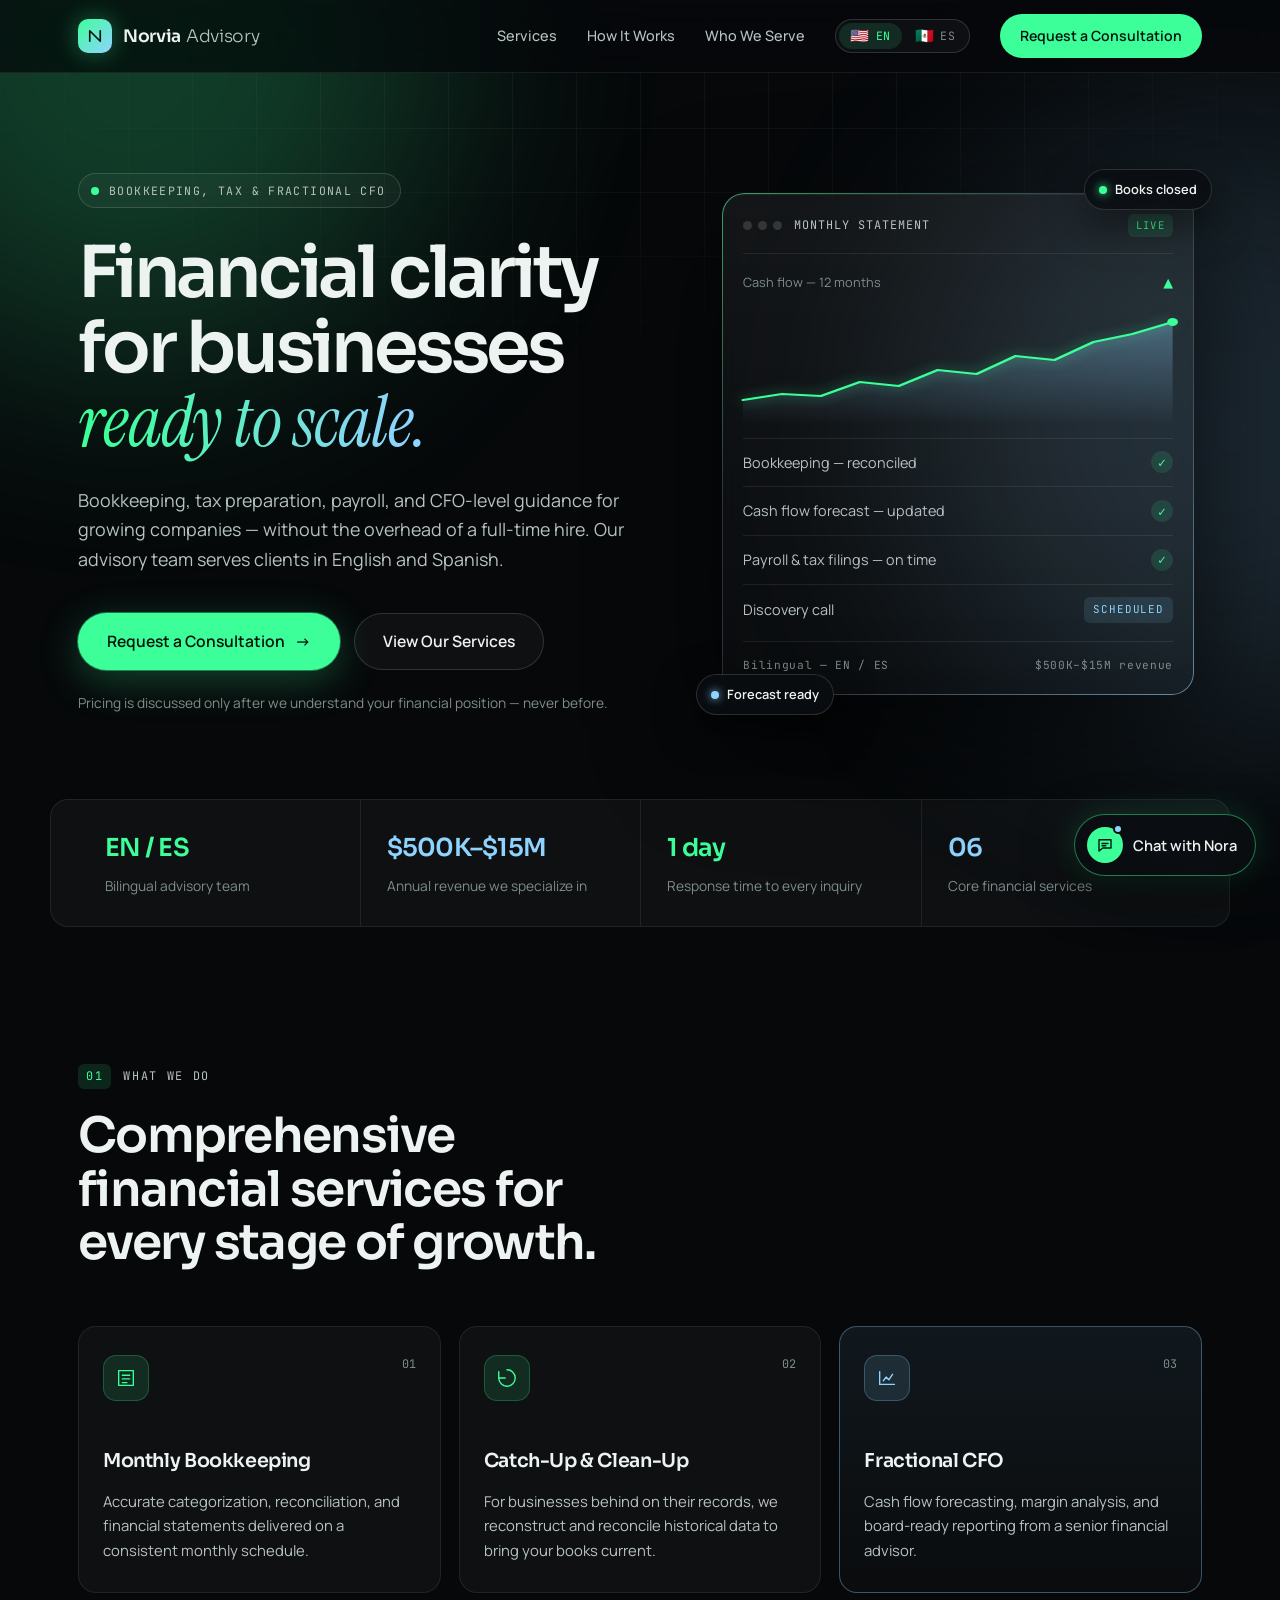
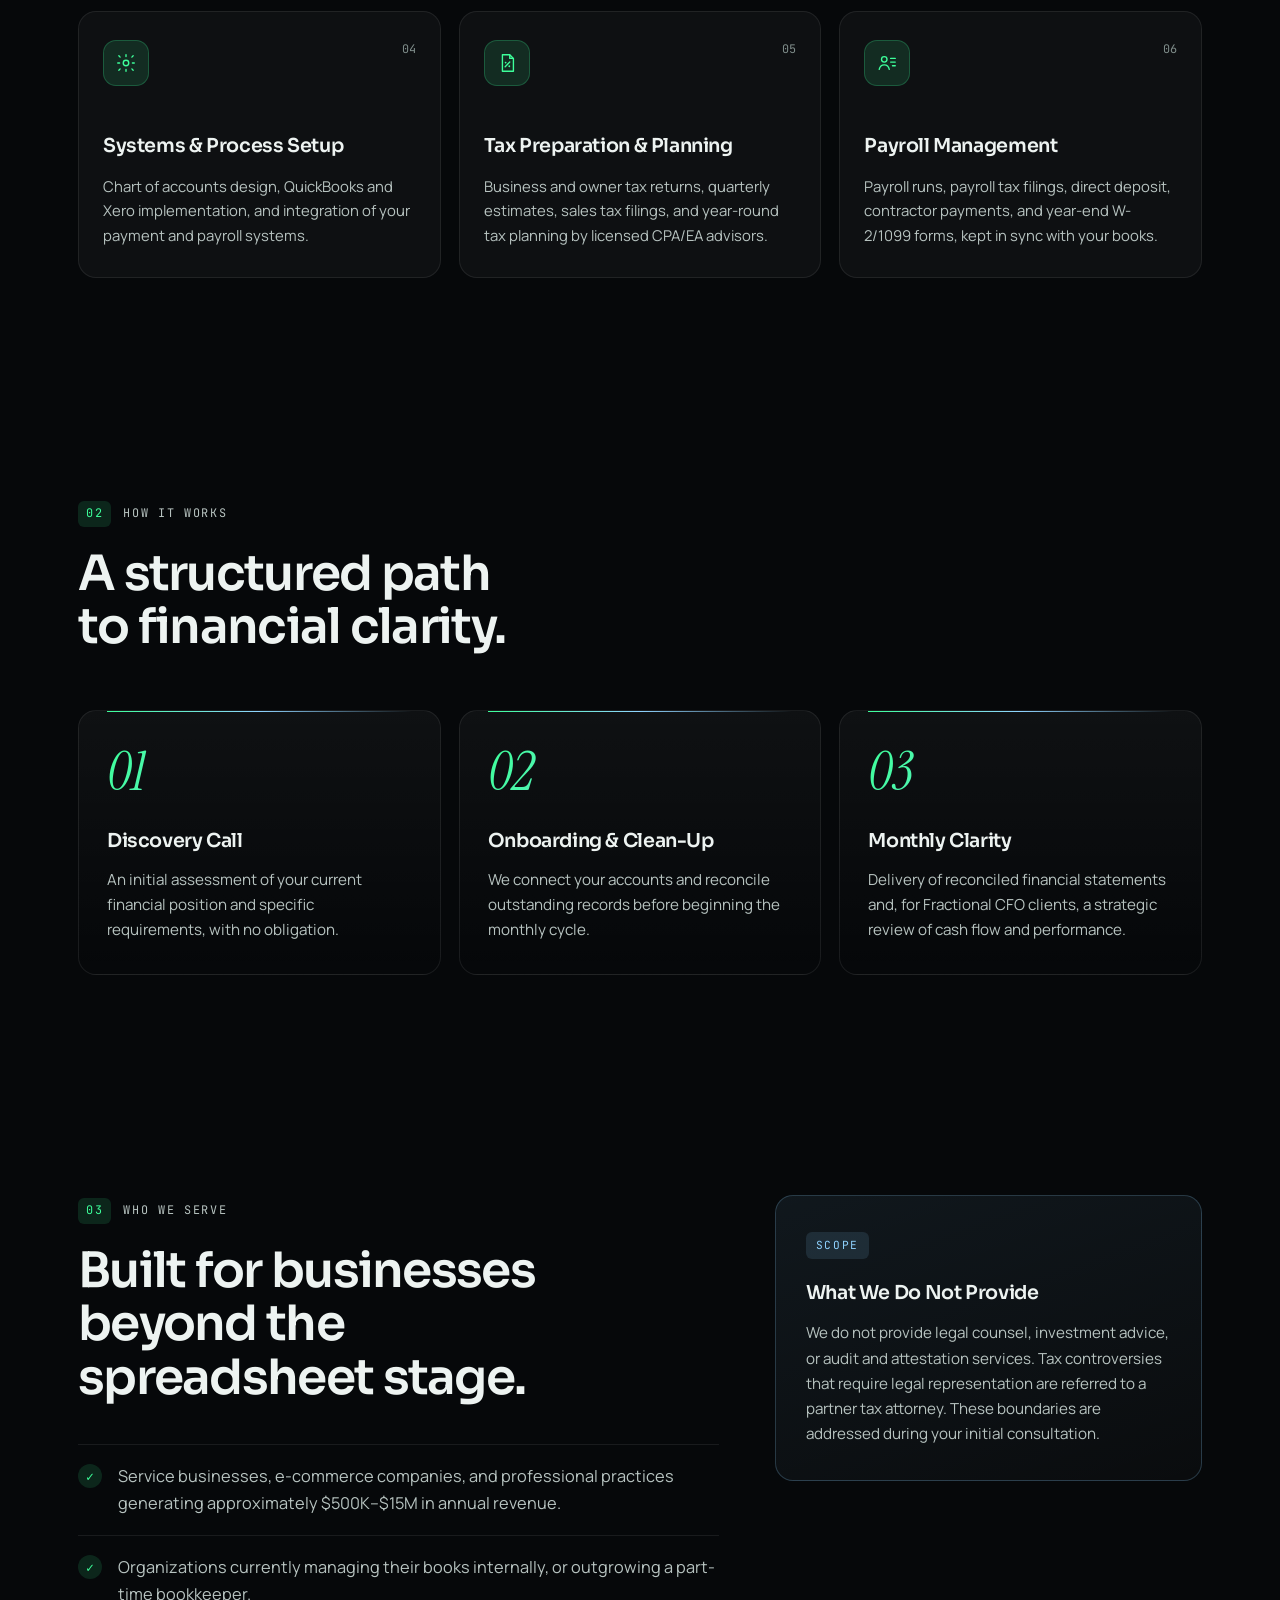
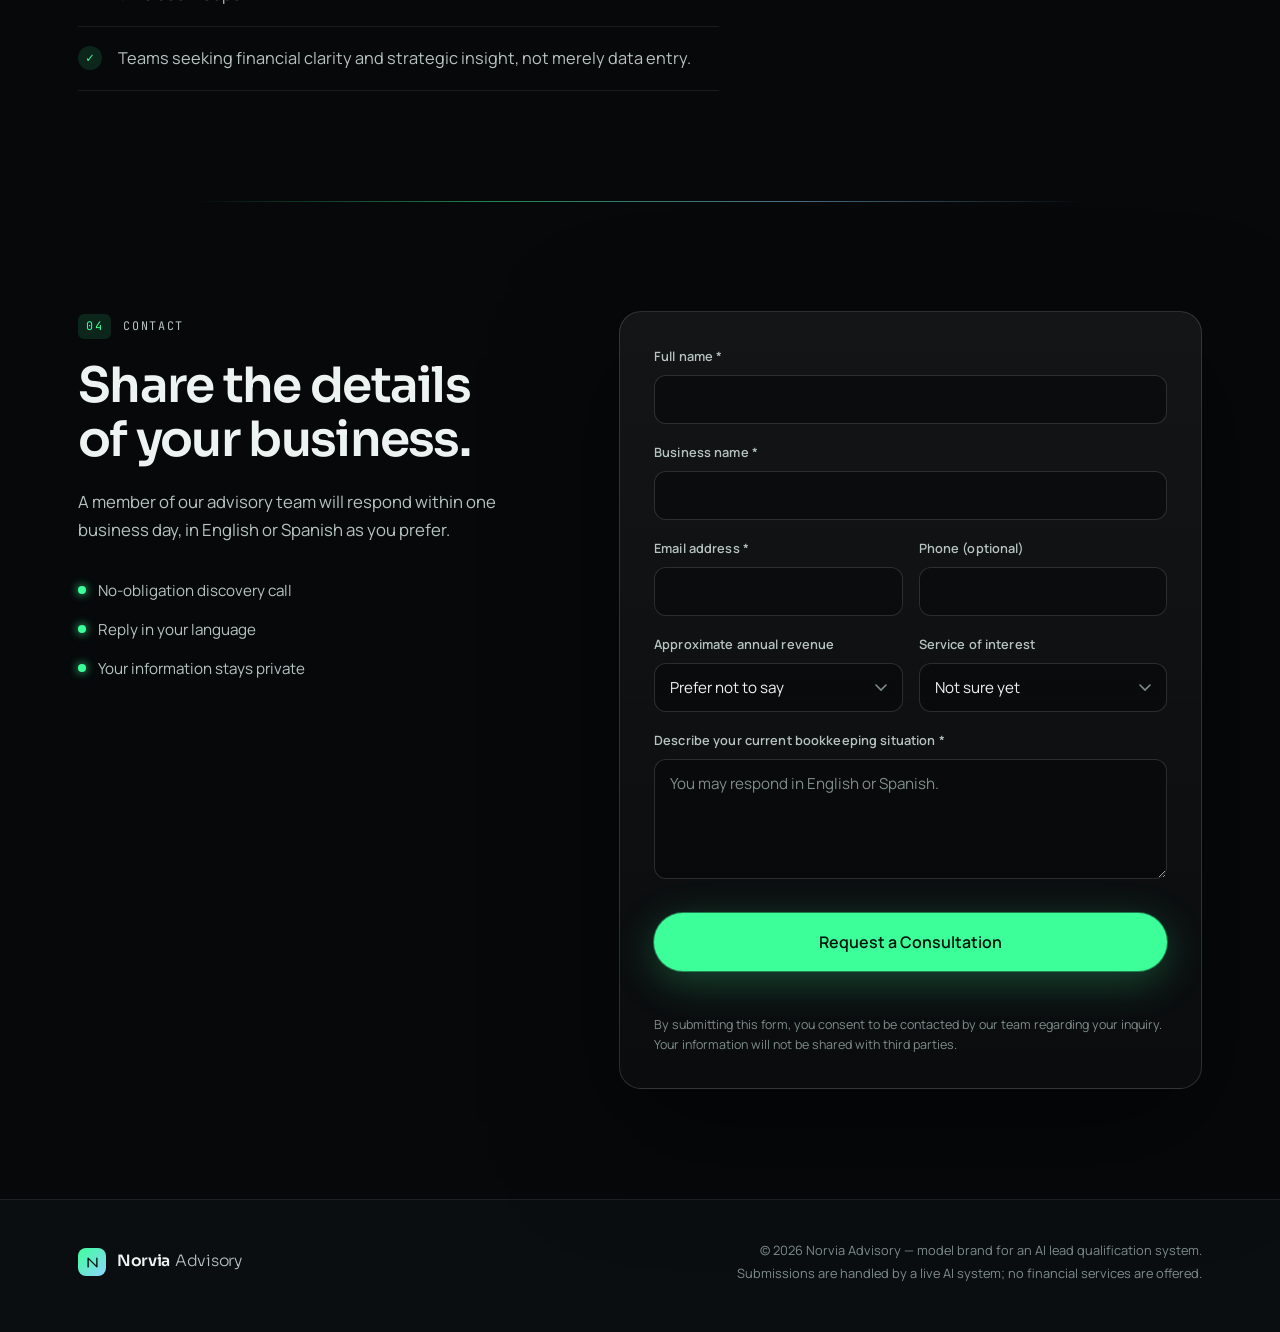
<file: index.html>
<!doctype html>
<html lang="en">
<head>
<meta charset="UTF-8" />
<meta name="viewport" content="width=device-width, initial-scale=1.0" />
<title data-i18n-title="en">Norvia Advisory — Bookkeeping, Tax &amp; Fractional CFO Services</title>
<meta name="description" content="Bookkeeping, tax preparation, payroll and fractional CFO services for growing businesses. Bilingual advisory team serving clients in English and Spanish." data-i18n-desc="en" />
<meta name="theme-color" content="#06080a" />
<link rel="preconnect" href="https://fonts.googleapis.com" />
<link rel="preconnect" href="https://fonts.gstatic.com" crossorigin />
<link href="https://fonts.googleapis.com/css2?family=Sora:wght@300;400;500;600;700&family=Instrument+Serif:ital@0;1&family=Manrope:wght@400;500;600;700&family=JetBrains+Mono:wght@400;500&display=swap" rel="stylesheet" />
<link rel="stylesheet" href="styles.css" />
<script>document.documentElement.classList.add("js");</script>
</head>
<body>

<div class="bg-grid" aria-hidden="true"></div>
<div class="bg-glow bg-glow-green" aria-hidden="true"></div>
<div class="bg-glow bg-glow-blue" aria-hidden="true"></div>

<header class="site-header">
  <div class="container header-inner">
    <a class="brand" href="#top">
      <span class="brand-mark" aria-hidden="true">
        <svg viewBox="0 0 24 24" fill="none"><path d="M5 19V5l14 14V5" stroke="currentColor" stroke-width="2.2" stroke-linecap="round" stroke-linejoin="round"/></svg>
      </span>
      <span class="brand-name">Norvia<span class="brand-name-light">Advisory</span></span>
    </a>
    <nav class="nav" aria-label="Primary">
      <a href="#services" data-i18n="nav.services">Services</a>
      <a href="#process" data-i18n="nav.process">How It Works</a>
      <a href="#fit" data-i18n="nav.fit">Who We Serve</a>
      <div class="lang-toggle" role="group" aria-label="Language / Idioma">
        <button type="button" class="lang-btn is-active" data-lang="en" aria-pressed="true">
          <span class="lang-flag" aria-hidden="true">🇺🇸</span><span class="lang-code">EN</span>
        </button>
        <button type="button" class="lang-btn" data-lang="es" aria-pressed="false">
          <span class="lang-flag" aria-hidden="true">🇲🇽</span><span class="lang-code">ES</span>
        </button>
      </div>
      <a class="nav-cta" href="#contact" data-i18n="nav.cta">Request a Consultation</a>
    </nav>
  </div>
</header>

<main id="top">

  <section class="hero">
    <div class="container hero-inner">
      <div class="hero-copy reveal">
        <p class="eyebrow"><span class="pulse-dot" aria-hidden="true"></span><span data-i18n="hero.eyebrow">Bookkeeping, Tax &amp; Fractional CFO</span></p>
        <h1 data-i18n="hero.h1">Financial clarity for businesses <em>ready to scale.</em></h1>
        <p class="hero-sub" data-i18n="hero.sub">Bookkeeping, tax preparation, payroll, and CFO-level guidance for growing companies — without the overhead of a full-time hire. Our advisory team serves clients in English and Spanish.</p>
        <div class="hero-actions">
          <a href="#contact" class="btn btn-primary"><span data-i18n="hero.ctaPrimary">Request a Consultation</span><span class="btn-arrow" aria-hidden="true">→</span></a>
          <a href="#services" class="btn btn-ghost" data-i18n="hero.ctaGhost">View Our Services</a>
        </div>
        <p class="hero-note" data-i18n="hero.note">Pricing is discussed only after we understand your financial position — never before.</p>
      </div>

      <div class="hero-visual reveal" aria-hidden="true">
        <div class="dash">
          <div class="dash-head">
            <span class="dash-dots"><i></i><i></i><i></i></span>
            <span class="dash-title" data-i18n="ledger.head2">Monthly Statement</span>
            <span class="dash-live">LIVE</span>
          </div>

          <div class="dash-chart">
            <div class="dash-chart-label">
              <span data-i18n="dash.chart">Cash flow — 12 months</span>
              <span class="dash-chart-trend">▲</span>
            </div>
            <svg viewBox="0 0 320 120" preserveAspectRatio="none">
              <defs>
                <linearGradient id="area" x1="0" y1="0" x2="0" y2="1">
                  <stop offset="0" stop-color="#8fd3ff" stop-opacity=".35"/>
                  <stop offset="1" stop-color="#8fd3ff" stop-opacity="0"/>
                </linearGradient>
              </defs>
              <path d="M0 96 L29 90 L58 92 L87 78 L116 82 L145 66 L174 70 L203 52 L232 56 L261 38 L290 30 L320 18 L320 120 L0 120Z" fill="url(#area)"/>
              <path class="dash-line" d="M0 96 L29 90 L58 92 L87 78 L116 82 L145 66 L174 70 L203 52 L232 56 L261 38 L290 30 L320 18" fill="none" stroke="#3dff9a" stroke-width="2.2" stroke-linejoin="round" stroke-linecap="round"/>
              <circle cx="320" cy="18" r="4" fill="#3dff9a"/>
            </svg>
          </div>

          <ul class="dash-rows">
            <li><span data-i18n="ledger.row1">Bookkeeping — reconciled</span><span class="tick">✓</span></li>
            <li><span data-i18n="ledger.row2">Cash flow forecast — updated</span><span class="tick">✓</span></li>
            <li><span data-i18n="ledger.row3">Payroll &amp; tax filings — on time</span><span class="tick">✓</span></li>
            <li><span data-i18n="ledger.row4">Discovery call</span><span class="pending" data-i18n="ledger.pending">Scheduled</span></li>
          </ul>

          <div class="dash-foot">
            <span data-i18n="ledger.foot1">Bilingual — EN / ES</span>
            <span data-i18n="ledger.foot2">$500K–$15M revenue</span>
          </div>
        </div>
        <div class="dash-chip dash-chip-a"><span class="chip-dot"></span><span data-i18n="chip.a">Books closed</span></div>
        <div class="dash-chip dash-chip-b"><span class="chip-dot chip-dot-blue"></span><span data-i18n="chip.b">Forecast ready</span></div>
      </div>
    </div>
  </section>

  <section class="stats" aria-label="Highlights">
    <div class="container stats-inner reveal">
      <div class="stat"><span class="stat-value">EN / ES</span><span class="stat-label" data-i18n="stats.1">Bilingual advisory team</span></div>
      <div class="stat"><span class="stat-value">$500K–$15M</span><span class="stat-label" data-i18n="stats.2">Annual revenue we specialize in</span></div>
      <div class="stat"><span class="stat-value" data-i18n="stats.3v">1 day</span><span class="stat-label" data-i18n="stats.3">Response time to every inquiry</span></div>
      <div class="stat"><span class="stat-value">06</span><span class="stat-label" data-i18n="stats.4">Core financial services</span></div>
    </div>
  </section>

  <section id="services" class="section">
    <div class="container">
      <div class="section-head reveal">
        <p class="section-tag"><span>01</span><span data-i18n="services.tag">What We Do</span></p>
        <h2 data-i18n="services.h2">Comprehensive financial services for every stage of growth.</h2>
      </div>

      <div class="cards">
        <article class="card reveal">
          <div class="card-top">
            <div class="card-icon" aria-hidden="true">
              <svg viewBox="0 0 24 24" fill="none"><path d="M4 4h16v16H4z" stroke="currentColor" stroke-width="1.5" stroke-linejoin="round"/><path d="M8 9h8M8 13h8M8 17h5" stroke="currentColor" stroke-width="1.5" stroke-linecap="round"/></svg>
            </div>
            <span class="card-num">01</span>
          </div>
          <h3 data-i18n="services.item1.title">Monthly Bookkeeping</h3>
          <p data-i18n="services.item1.body">Accurate categorization, reconciliation, and financial statements delivered on a consistent monthly schedule.</p>
        </article>

        <article class="card reveal">
          <div class="card-top">
            <div class="card-icon" aria-hidden="true">
              <svg viewBox="0 0 24 24" fill="none"><path d="M3 12a9 9 0 1 0 9-9" stroke="currentColor" stroke-width="1.5" stroke-linecap="round"/><path d="M3 5v7h7" stroke="currentColor" stroke-width="1.5" stroke-linecap="round" stroke-linejoin="round"/></svg>
            </div>
            <span class="card-num">02</span>
          </div>
          <h3 data-i18n="services.item2.title">Catch-Up &amp; Clean-Up</h3>
          <p data-i18n="services.item2.body">For businesses behind on their records, we reconstruct and reconcile historical data to bring your books current.</p>
        </article>

        <article class="card card-featured reveal">
          <div class="card-top">
            <div class="card-icon" aria-hidden="true">
              <svg viewBox="0 0 24 24" fill="none"><path d="M4 19V5M4 19h16M8 15l3-4 3 3 4-6" stroke="currentColor" stroke-width="1.5" stroke-linecap="round" stroke-linejoin="round"/></svg>
            </div>
            <span class="card-num">03</span>
          </div>
          <h3 data-i18n="services.item3.title">Fractional CFO</h3>
          <p data-i18n="services.item3.body">Cash flow forecasting, margin analysis, and board-ready reporting from a senior financial advisor.</p>
        </article>

        <article class="card reveal">
          <div class="card-top">
            <div class="card-icon" aria-hidden="true">
              <svg viewBox="0 0 24 24" fill="none"><circle cx="12" cy="12" r="3" stroke="currentColor" stroke-width="1.5"/><path d="M12 3v2M12 19v2M4.2 4.2l1.4 1.4M18.4 18.4l1.4 1.4M3 12h2M19 12h2M4.2 19.8l1.4-1.4M18.4 5.6l1.4-1.4" stroke="currentColor" stroke-width="1.5" stroke-linecap="round"/></svg>
            </div>
            <span class="card-num">04</span>
          </div>
          <h3 data-i18n="services.item4.title">Systems &amp; Process Setup</h3>
          <p data-i18n="services.item4.body">Chart of accounts design, QuickBooks and Xero implementation, and integration of your payment and payroll systems.</p>
        </article>

        <article class="card reveal">
          <div class="card-top">
            <div class="card-icon" aria-hidden="true">
              <svg viewBox="0 0 24 24" fill="none"><path d="M7 3h8l4 4v14H7z" stroke="currentColor" stroke-width="1.5" stroke-linejoin="round"/><path d="M15 3v4h4" stroke="currentColor" stroke-width="1.5" stroke-linejoin="round"/><path d="M10 16l5-5" stroke="currentColor" stroke-width="1.5" stroke-linecap="round"/><circle cx="10.5" cy="11.5" r="1" fill="currentColor"/><circle cx="14.5" cy="15.5" r="1" fill="currentColor"/></svg>
            </div>
            <span class="card-num">05</span>
          </div>
          <h3 data-i18n="services.item5.title">Tax Preparation &amp; Planning</h3>
          <p data-i18n="services.item5.body">Business and owner tax returns, quarterly estimates, sales tax filings, and year-round tax planning by licensed CPA/EA advisors.</p>
        </article>

        <article class="card reveal">
          <div class="card-top">
            <div class="card-icon" aria-hidden="true">
              <svg viewBox="0 0 24 24" fill="none"><circle cx="9" cy="8" r="3" stroke="currentColor" stroke-width="1.5"/><path d="M3.5 19c.6-3 2.8-5 5.5-5s4.9 2 5.5 5" stroke="currentColor" stroke-width="1.5" stroke-linecap="round"/><path d="M16 7h5M16 11h5M18 15h3" stroke="currentColor" stroke-width="1.5" stroke-linecap="round"/></svg>
            </div>
            <span class="card-num">06</span>
          </div>
          <h3 data-i18n="services.item6.title">Payroll Management</h3>
          <p data-i18n="services.item6.body">Payroll runs, payroll tax filings, direct deposit, contractor payments, and year-end W-2/1099 forms, kept in sync with your books.</p>
        </article>
      </div>
    </div>
  </section>

  <section id="process" class="section">
    <div class="container">
      <div class="section-head reveal">
        <p class="section-tag"><span>02</span><span data-i18n="process.tag">How It Works</span></p>
        <h2 data-i18n="process.h2">A structured path to financial clarity.</h2>
      </div>
      <ol class="steps">
        <li class="step reveal">
          <span class="step-num">01</span>
          <h3 data-i18n="process.step1.title">Discovery Call</h3>
          <p data-i18n="process.step1.body">An initial assessment of your current financial position and specific requirements, with no obligation.</p>
        </li>
        <li class="step reveal">
          <span class="step-num">02</span>
          <h3 data-i18n="process.step2.title">Onboarding &amp; Clean-Up</h3>
          <p data-i18n="process.step2.body">We connect your accounts and reconcile outstanding records before beginning the monthly cycle.</p>
        </li>
        <li class="step reveal">
          <span class="step-num">03</span>
          <h3 data-i18n="process.step3.title">Monthly Clarity</h3>
          <p data-i18n="process.step3.body">Delivery of reconciled financial statements and, for Fractional CFO clients, a strategic review of cash flow and performance.</p>
        </li>
      </ol>
    </div>
  </section>

  <section id="fit" class="section">
    <div class="container fit-inner">
      <div class="reveal">
        <p class="section-tag"><span>03</span><span data-i18n="fit.tag">Who We Serve</span></p>
        <h2 data-i18n="fit.h2">Built for businesses beyond the spreadsheet stage.</h2>
        <ul class="fit-list">
          <li data-i18n="fit.item1">Service businesses, e-commerce companies, and professional practices generating approximately $500K–$15M in annual revenue.</li>
          <li data-i18n="fit.item2">Organizations currently managing their books internally, or outgrowing a part-time bookkeeper.</li>
          <li data-i18n="fit.item3">Teams seeking financial clarity and strategic insight, not merely data entry.</li>
        </ul>
      </div>
      <aside class="fit-boundary reveal">
        <span class="fit-boundary-tag" data-i18n="fit.boundaryTag">Scope</span>
        <h3 data-i18n="fit.boundaryTitle">What We Do Not Provide</h3>
        <p data-i18n="fit.boundaryBody">We do not provide legal counsel, investment advice, or audit and attestation services. Tax controversies that require legal representation are referred to a partner tax attorney. These boundaries are addressed during your initial consultation.</p>
      </aside>
    </div>
  </section>

  <section id="contact" class="section section-contact">
    <div class="container contact-inner">
      <div class="contact-copy reveal">
        <p class="section-tag"><span>04</span><span data-i18n="contact.tag">Contact</span></p>
        <h2 data-i18n="contact.h2">Share the details of your business.</h2>
        <p class="contact-sub" data-i18n="contact.sub">A member of our advisory team will respond within one business day, in English or Spanish as you prefer.</p>
        <ul class="contact-points">
          <li data-i18n="contact.p1">No-obligation discovery call</li>
          <li data-i18n="contact.p2">Reply in your language</li>
          <li data-i18n="contact.p3">Your information stays private</li>
        </ul>
      </div>

      <form id="lead-form" class="lead-form reveal" novalidate>
        <div class="form-row">
          <label for="name" data-i18n="form.name">Full name *</label>
          <input type="text" id="name" name="name" required autocomplete="name" />
        </div>

        <div class="form-row">
          <label for="business" data-i18n="form.business">Business name *</label>
          <input type="text" id="business" name="business" required autocomplete="organization" />
        </div>

        <div class="form-row form-row-split">
          <div>
            <label for="email" data-i18n="form.email">Email address *</label>
            <input type="email" id="email" name="email" required autocomplete="email" />
          </div>
          <div>
            <label for="phone" data-i18n="form.phone">Phone (optional)</label>
            <input type="tel" id="phone" name="phone" autocomplete="tel" />
          </div>
        </div>

        <div class="form-row form-row-split">
          <div>
            <label for="revenue" data-i18n="form.revenue">Approximate annual revenue</label>
            <select id="revenue" name="revenue">
              <option value="" data-i18n="form.revenue.opt0">Prefer not to say</option>
              <option value="under_500k" data-i18n="form.revenue.opt1">Under $500K</option>
              <option value="500k_2m" data-i18n="form.revenue.opt2">$500K – $2M</option>
              <option value="2m_10m" data-i18n="form.revenue.opt3">$2M – $10M</option>
              <option value="10m_15m" data-i18n="form.revenue.opt4">$10M – $15M</option>
              <option value="over_15m" data-i18n="form.revenue.opt5">Over $15M</option>
            </select>
          </div>
          <div>
            <label for="service" data-i18n="form.service">Service of interest</label>
            <select id="service" name="service">
              <option value="not_sure" data-i18n="form.service.opt0">Not sure yet</option>
              <option value="monthly_bookkeeping" data-i18n="form.service.opt1">Monthly Bookkeeping</option>
              <option value="catch_up" data-i18n="form.service.opt2">Catch-Up / Clean-Up Bookkeeping</option>
              <option value="fractional_cfo" data-i18n="form.service.opt3">Fractional CFO</option>
              <option value="systems_setup" data-i18n="form.service.opt4">Systems &amp; Process Setup</option>
              <option value="tax_services" data-i18n="form.service.opt5">Tax Preparation &amp; Planning</option>
              <option value="payroll" data-i18n="form.service.opt6">Payroll Management</option>
            </select>
          </div>
        </div>

        <div class="form-row">
          <label for="message" data-i18n="form.message">Describe your current bookkeeping situation *</label>
          <textarea id="message" name="message" rows="4" required data-i18n-placeholder="form.message.placeholder" placeholder="You may respond in English or Spanish."></textarea>
        </div>

        <!-- Honeypot: hidden from real visitors, bots tend to fill every field -->
        <div class="hp-field" aria-hidden="true">
          <label for="company_website">Company website</label>
          <input type="text" id="company_website" name="company_website" tabindex="-1" autocomplete="off" />
        </div>

        <button type="submit" class="btn btn-primary btn-submit">
          <span class="btn-label" data-i18n="form.submit">Request a Consultation</span>
          <span class="btn-spinner" hidden></span>
        </button>

        <p class="form-status" role="status" aria-live="polite"></p>
        <p class="form-disclaimer" data-i18n="form.disclaimer">By submitting this form, you consent to be contacted by our team regarding your inquiry. Your information will not be shared with third parties.</p>
      </form>
    </div>
  </section>

</main>

<footer class="site-footer">
  <div class="container footer-inner">
    <a class="brand brand-small" href="#top">
      <span class="brand-mark" aria-hidden="true">
        <svg viewBox="0 0 24 24" fill="none"><path d="M5 19V5l14 14V5" stroke="currentColor" stroke-width="2.2" stroke-linecap="round" stroke-linejoin="round"/></svg>
      </span>
      <span class="brand-name">Norvia<span class="brand-name-light">Advisory</span></span>
    </a>
    <div class="footer-lines">
      <span data-i18n="footer.line1">© 2026 Norvia Advisory — model brand for an AI lead qualification system.</span>
      <span data-i18n="footer.line2">Submissions are handled by a live AI system; no financial services are offered.</span>
    </div>
  </div>
</footer>

<a class="chat-fab" href="chat.html" aria-label="Chat with Nora">
  <span class="chat-fab-icon" aria-hidden="true">
    <svg viewBox="0 0 24 24" fill="none"><path d="M4 5h16v11H9l-5 4V5z" stroke="currentColor" stroke-width="1.8" stroke-linejoin="round"/><path d="M8 10h8M8 13h5" stroke="currentColor" stroke-width="1.8" stroke-linecap="round"/></svg>
  </span>
  <span class="chat-fab-text" data-i18n="fab">Chat with Nora</span>
  <span class="chat-fab-dot" aria-hidden="true"></span>
</a>

<script src="script.js"></script>
</body>
</html>
</file>
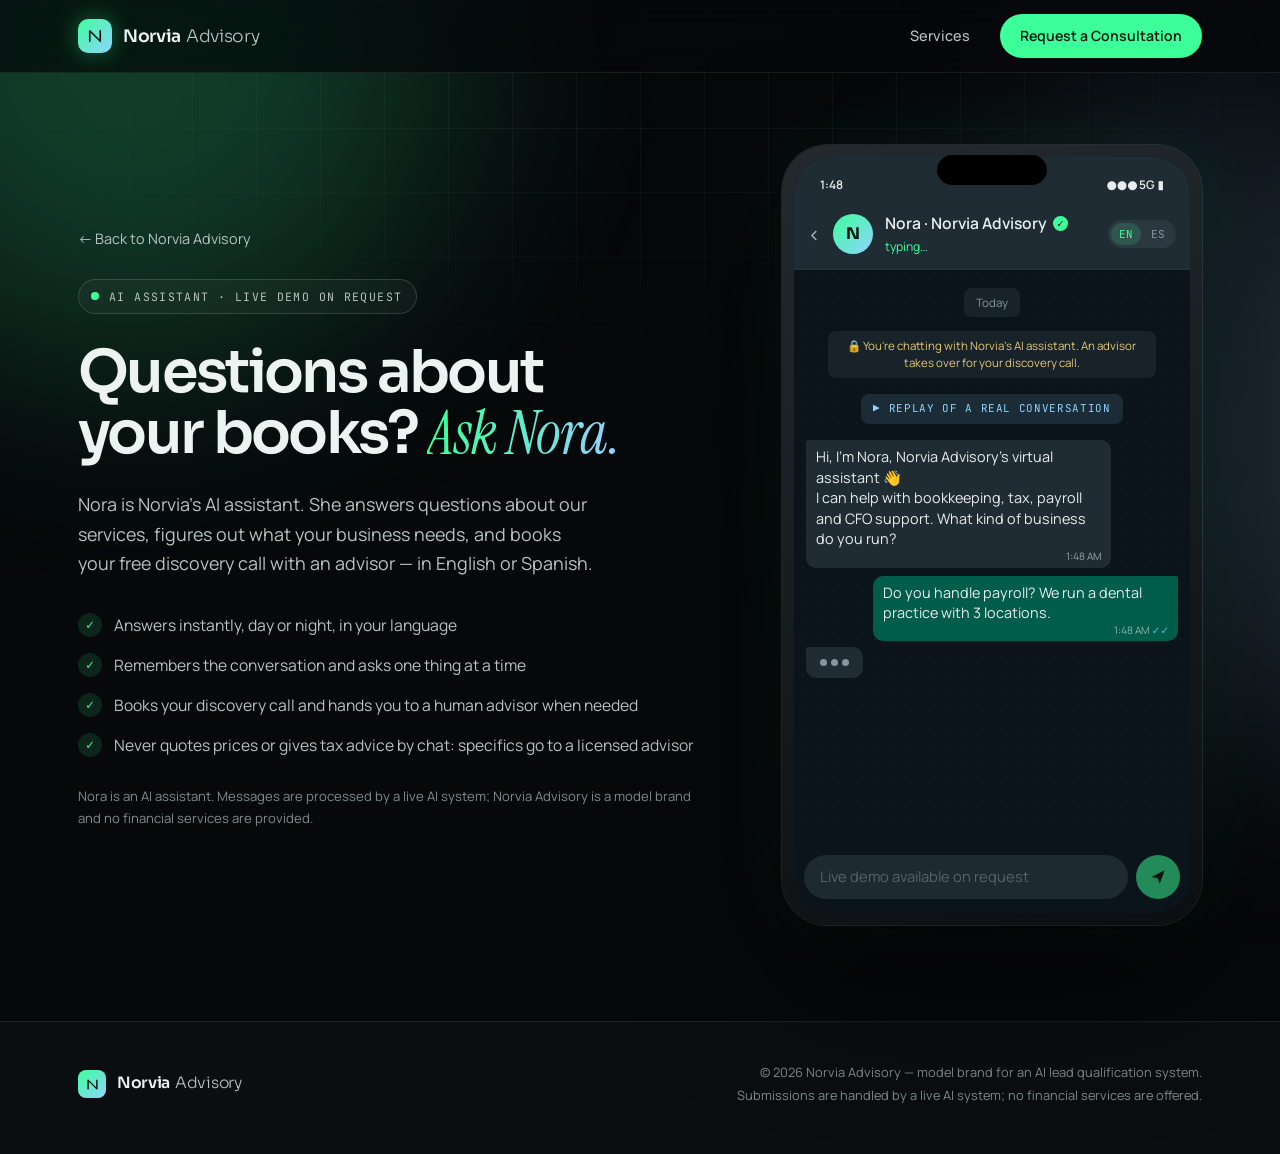
<file: chat.html>
<!doctype html>
<html lang="en">
<head>
<meta charset="UTF-8" />
<meta name="viewport" content="width=device-width, initial-scale=1.0" />
<title>Chat with Nora — Norvia Advisory</title>
<meta name="description" content="Chat with Nora, Norvia Advisory's AI assistant. Ask about bookkeeping, tax, payroll and fractional CFO services, in English or Spanish." />
<meta name="theme-color" content="#06080a" />
<link rel="preconnect" href="https://fonts.googleapis.com" />
<link rel="preconnect" href="https://fonts.gstatic.com" crossorigin />
<link href="https://fonts.googleapis.com/css2?family=Sora:wght@300;400;500;600;700&family=Instrument+Serif:ital@0;1&family=Manrope:wght@400;500;600;700&family=JetBrains+Mono:wght@400;500&display=swap" rel="stylesheet" />
<link rel="stylesheet" href="styles.css" />
<style>
  /* Chat page — WhatsApp-style dark chat inside a phone frame */
  .chat-page { padding: 72px 0 96px; }
  .chat-layout { display: grid; grid-template-columns: 1fr 420px; gap: 72px; align-items: center; }
  .chat-layout > * { min-width: 0; }
  .chat-intro h1 { font-size: clamp(2.3rem, 4.6vw, 3.8rem); }
  .chat-intro .hero-sub { max-width: 520px; }
  .chat-features { list-style: none; margin: 34px 0 0; padding: 0; display: grid; gap: 14px; }
  .chat-features li { display: flex; gap: 12px; align-items: flex-start; color: var(--text-soft); font-size: 0.98rem; }
  .chat-features li::before {
    content: "✓"; flex-shrink: 0; width: 24px; height: 24px; border-radius: 50%;
    display: grid; place-items: center; font-size: 0.72rem; color: var(--green); background: var(--green-soft);
  }
  .chat-note { margin-top: 28px; font-size: 0.82rem; color: var(--muted); }
  .back-link { display: flex; width: fit-content; gap: 8px; align-items: center; margin-bottom: 28px; color: var(--text-soft); text-decoration: none; font-size: 0.9rem; }
  .back-link:hover { color: var(--green); }

  .phone {
    position: relative; width: 100%; max-width: 420px; height: 780px; margin: 0 auto;
    border-radius: 46px; padding: 12px;
    background: linear-gradient(160deg, #23292d, #0c0f11);
    box-shadow: 0 0 0 1px rgba(255,255,255,0.1), 0 50px 140px rgba(0,0,0,0.7), 0 0 80px rgba(61,255,154,0.08);
  }
  .phone-screen {
    position: relative; height: 100%; border-radius: 36px; overflow: hidden;
    display: flex; flex-direction: column; background: #0b141a;
  }
  .phone-notch {
    position: absolute; top: 10px; left: 50%; transform: translateX(-50%); z-index: 3;
    width: 110px; height: 30px; border-radius: 20px; background: #000;
  }
  .wa-status { height: 44px; flex-shrink: 0; background: #1f2c34; display: flex; align-items: flex-end; justify-content: space-between; padding: 0 26px 6px; font-size: 0.74rem; font-weight: 600; color: #e9edef; }
  .wa-head { flex-shrink: 0; display: flex; align-items: center; gap: 12px; padding: 10px 14px 12px; background: #1f2c34; border-bottom: 1px solid rgba(255,255,255,0.04); }
  .wa-back { color: #aebac1; font-size: 1.3rem; line-height: 1; }
  .wa-avatar {
    width: 40px; height: 40px; border-radius: 50%; flex-shrink: 0;
    display: grid; place-items: center; color: var(--green-ink);
    background: linear-gradient(135deg, var(--green), var(--blue));
    font-family: var(--font-display); font-weight: 700; font-size: 1rem;
  }
  .wa-who { flex: 1; min-width: 0; }
  .wa-name { display: flex; align-items: center; gap: 6px; color: #e9edef; font-weight: 600; font-size: 0.98rem; white-space: nowrap; }
  .wa-name-text { overflow: hidden; text-overflow: ellipsis; }
  .wa-verified { flex-shrink: 0; }
  .wa-verified { width: 15px; height: 15px; border-radius: 50%; background: var(--green); color: var(--green-ink); display: grid; place-items: center; font-size: 0.6rem; font-weight: 800; }
  .wa-sub { color: #8696a0; font-size: 0.76rem; white-space: nowrap; overflow: hidden; text-overflow: ellipsis; }
  .wa-sub.is-typing { color: var(--green); }
  .wa-lang { margin-left: auto; flex-shrink: 0; display: flex; gap: 2px; padding: 3px; border-radius: 999px; background: rgba(255,255,255,0.06); }
  .wa-lang button { border: 0; background: transparent; color: #8696a0; font-family: var(--font-mono); font-size: 0.68rem; padding: 4px 8px; border-radius: 999px; cursor: pointer; }
  .wa-lang button.is-active { background: rgba(61,255,154,0.15); color: var(--green); }

  .wa-body {
    flex: 1; overflow-y: auto; padding: 16px 12px 10px; display: flex; flex-direction: column; gap: 6px;
    background-color: #0b141a;
    background-image: radial-gradient(rgba(255,255,255,0.035) 1px, transparent 1px);
    background-size: 18px 18px;
    scroll-behavior: smooth;
  }
  .wa-day { align-self: center; margin: 2px 0 8px; padding: 5px 12px; border-radius: 8px; background: #182229; color: #8696a0; font-size: 0.72rem; }
  .wa-sys { align-self: center; max-width: 88%; margin-bottom: 8px; padding: 7px 12px; border-radius: 8px; background: #182229; color: #e2c779; font-size: 0.72rem; text-align: center; line-height: 1.45; }
  .msg {
    position: relative; max-width: 82%; padding: 7px 10px 18px; border-radius: 10px;
    font-size: 0.9rem; line-height: 1.42; color: #e9edef; white-space: pre-wrap; word-wrap: break-word;
    animation: pop 0.22s ease-out;
  }
  .msg-in { align-self: flex-start; background: #202c33; border-top-left-radius: 2px; }
  .msg-out { align-self: flex-end; background: #005c4b; border-top-right-radius: 2px; }
  .msg-time { position: absolute; right: 9px; bottom: 4px; font-size: 0.64rem; color: rgba(233,237,239,0.6); }
  .msg-out .msg-time::after { content: " ✓✓"; color: #53bdeb; }
  .msg + .msg-in, .msg + .msg-out { margin-top: 2px; }
  @keyframes pop { from { opacity: 0; transform: translateY(6px) scale(0.98); } to { opacity: 1; transform: none; } }
  .typing { align-self: flex-start; display: flex; gap: 4px; padding: 12px 14px; border-radius: 10px; border-top-left-radius: 2px; background: #202c33; }
  .typing span { width: 7px; height: 7px; border-radius: 50%; background: #8696a0; animation: blink 1.2s infinite; }
  .typing span:nth-child(2) { animation-delay: 0.2s; }
  .typing span:nth-child(3) { animation-delay: 0.4s; }
  @keyframes blink { 0%, 60%, 100% { opacity: 0.3; transform: translateY(0); } 30% { opacity: 1; transform: translateY(-3px); } }

  .wa-chips { flex-shrink: 0; display: flex; gap: 8px; overflow-x: auto; padding: 8px 12px 4px; background: #0b141a; scrollbar-width: none; }
  .wa-chips::-webkit-scrollbar { display: none; }
  .wa-chips button {
    flex-shrink: 0; border: 1px solid rgba(61,255,154,0.35); background: rgba(61,255,154,0.08); color: var(--green);
    padding: 7px 12px; border-radius: 999px; font-family: var(--font-body); font-size: 0.78rem; font-weight: 600; cursor: pointer; white-space: nowrap;
  }
  .wa-chips button:hover { background: rgba(61,255,154,0.16); }
  .wa-input { flex-shrink: 0; display: flex; align-items: flex-end; gap: 8px; padding: 8px 10px 14px; background: #0b141a; }
  .wa-input textarea {
    flex: 1; resize: none; max-height: 110px; min-height: 44px; padding: 11px 16px; border: 0; border-radius: 22px;
    background: #2a3942; color: #e9edef; font-family: var(--font-body); font-size: 0.92rem; line-height: 1.4; outline: none;
  }
  .wa-input textarea::placeholder { color: #8696a0; }
  .wa-send {
    width: 44px; height: 44px; flex-shrink: 0; border: 0; border-radius: 50%; cursor: pointer;
    background: var(--green); color: var(--green-ink); display: grid; place-items: center;
    transition: transform 0.15s, opacity 0.15s;
  }
  .wa-send:hover { transform: scale(1.06); }
  .wa-send:disabled { opacity: 0.5; cursor: default; transform: none; }
  .wa-send svg { width: 20px; height: 20px; }

  .wa-replay { align-self: center; margin: 2px 0 10px; padding: 6px 12px; border-radius: 8px; background: rgba(143,211,255,0.12); color: var(--blue); font-family: var(--font-mono); font-size: 0.68rem; letter-spacing: 0.06em; text-transform: uppercase; }
  .wa-cta { align-self: center; max-width: 92%; margin-top: 10px; padding: 12px 14px; border-radius: 12px; text-align: center; background: rgba(61,255,154,0.08); border: 1px solid rgba(61,255,154,0.35); color: #e9edef; font-size: 0.82rem; line-height: 1.5; animation: pop 0.22s ease-out; }
  .wa-cta b { color: var(--green); }
  .wa-input.is-off textarea { opacity: 0.6; }
  @media (max-width: 960px) {
    .chat-layout { grid-template-columns: 1fr; gap: 48px; }
    .chat-page { padding: 48px 0 72px; }
  }
  @media (max-width: 480px) {
    .phone { height: 720px; border-radius: 38px; padding: 8px; }
    .phone-screen { border-radius: 31px; }
  }
</style>
<script>document.documentElement.classList.add("js");</script>
</head>
<body>

<div class="bg-grid" aria-hidden="true"></div>
<div class="bg-glow bg-glow-green" aria-hidden="true"></div>
<div class="bg-glow bg-glow-blue" aria-hidden="true"></div>

<header class="site-header">
  <div class="container header-inner">
    <a class="brand" href="index.html">
      <span class="brand-mark" aria-hidden="true">
        <svg viewBox="0 0 24 24" fill="none"><path d="M5 19V5l14 14V5" stroke="currentColor" stroke-width="2.2" stroke-linecap="round" stroke-linejoin="round"/></svg>
      </span>
      <span class="brand-name">Norvia<span class="brand-name-light">Advisory</span></span>
    </a>
    <nav class="nav" aria-label="Primary">
      <a href="index.html#services" data-t="nav.services">Services</a>
      <a class="nav-cta" href="index.html#contact" data-t="nav.cta">Request a Consultation</a>
    </nav>
  </div>
</header>

<main class="chat-page">
  <div class="container chat-layout">
    <div class="chat-intro">
      <a class="back-link" href="index.html" data-t="back">← Back to Norvia Advisory</a>
      <p class="eyebrow"><span class="pulse-dot" aria-hidden="true"></span><span data-t="eyebrow">AI assistant · online 24/7</span></p>
      <h1 data-t="h1" data-html>Questions about your books? <em>Ask Nora.</em></h1>
      <p class="hero-sub" data-t="sub">Nora is Norvia's AI assistant. She answers questions about our services, figures out what your business needs, and books your free discovery call with an advisor — in English or Spanish.</p>
      <ul class="chat-features">
        <li data-t="f1">Answers instantly, day or night, in your language</li>
        <li data-t="f2">Remembers the conversation and asks one thing at a time</li>
        <li data-t="f3">Books your discovery call and hands you to a human advisor when needed</li>
        <li data-t="f4">Never quotes prices or gives tax advice by chat: specifics go to a licensed advisor</li>
      </ul>
      <p class="chat-note" data-t="note">Nora is an AI assistant. Messages are processed by a live AI system; Norvia Advisory is a model brand and no financial services are provided.</p>
    </div>

    <div class="phone">
      <div class="phone-notch" aria-hidden="true"></div>
      <div class="phone-screen">
        <div class="wa-status" aria-hidden="true"><span id="clock">9:41</span><span>●●● 5G ▮</span></div>
        <div class="wa-head">
          <span class="wa-back" aria-hidden="true">‹</span>
          <div class="wa-avatar" aria-hidden="true">N</div>
          <div class="wa-who">
            <div class="wa-name"><span class="wa-name-text">Nora · Norvia Advisory</span> <span class="wa-verified" aria-label="Verified business">✓</span></div>
            <div class="wa-sub" id="status" data-t="online">AI assistant · online</div>
          </div>
          <div class="wa-lang" role="group" aria-label="Language / Idioma">
            <button type="button" data-lang="en" class="is-active">EN</button>
            <button type="button" data-lang="es">ES</button>
          </div>
        </div>

        <div class="wa-body" id="chat" role="log" aria-live="polite">
          <div class="wa-day" data-t="today">Today</div>
          <div class="wa-sys" data-t="sys">🔒 You're chatting with Norvia's AI assistant. An advisor takes over for your discovery call.</div>
        </div>

        <div class="wa-chips" id="chips"></div>

        <form class="wa-input" id="composer" autocomplete="off">
          <textarea id="input" rows="1" maxlength="1500" data-tp="placeholder" placeholder="Type a message" aria-label="Message"></textarea>
          <button class="wa-send" id="send" type="submit" aria-label="Send">
            <svg viewBox="0 0 24 24" fill="none"><path d="M4 12l16-8-6 16-2.5-6.5L4 12z" fill="currentColor"/></svg>
          </button>
        </form>
      </div>
    </div>
  </div>
</main>

<footer class="site-footer">
  <div class="container footer-inner">
    <a class="brand brand-small" href="index.html">
      <span class="brand-mark" aria-hidden="true">
        <svg viewBox="0 0 24 24" fill="none"><path d="M5 19V5l14 14V5" stroke="currentColor" stroke-width="2.2" stroke-linecap="round" stroke-linejoin="round"/></svg>
      </span>
      <span class="brand-name">Norvia<span class="brand-name-light">Advisory</span></span>
    </a>
    <div class="footer-lines">
      <span data-t="foot1">© 2026 Norvia Advisory — model brand for an AI lead qualification system.</span>
      <span data-t="foot2">Submissions are handled by a live AI system; no financial services are offered.</span>
    </div>
  </div>
</footer>

<script>
// Norvia Advisory — chat with Nora (n8n workflow norvia_agente_chat).
// Each browser tab gets its own session_id so the agent keeps per-conversation
// memory; the agent, its guardrails and the CRM/Telegram hand-off all run in n8n.
const CHAT_URL = "https://n8n-n8n.3y2sfm.easypanel.host/webhook/norvia-chat";

const T = {
  en: {
    "nav.services": "Services", "nav.cta": "Request a Consultation", back: "← Back to Norvia Advisory",
    eyebrow: "AI assistant · online 24/7",
    h1: "Questions about your books? <em>Ask Nora.</em>",
    sub: "Nora is Norvia's AI assistant. She answers questions about our services, figures out what your business needs, and books your free discovery call with an advisor — in English or Spanish.",
    f1: "Answers instantly, day or night, in your language",
    f2: "Remembers the conversation and asks one thing at a time",
    f3: "Books your discovery call and hands you to a human advisor when needed",
    f4: "Never quotes prices or gives tax advice by chat: specifics go to a licensed advisor",
    note: "Nora is an AI assistant. Messages are processed by a live AI system; Norvia Advisory is a model brand and no financial services are provided.",
    online: "AI assistant · online", typing: "typing…", today: "Today",
    sys: "🔒 You're chatting with Norvia's AI assistant. An advisor takes over for your discovery call.",
    placeholder: "Type a message",
    welcome: "Hi, I'm Nora, Norvia Advisory's virtual assistant 👋\nI can help with bookkeeping, tax, payroll and CFO support. What kind of business do you run?",
    chips: ["What services do you offer?", "Do you handle payroll?", "I'm behind on my books", "Book a discovery call"],
    error: "Sorry, I couldn't connect just now. Please try again in a moment.",
    replay: "▶ Replay of a real conversation",
    offEyebrow: "AI assistant · live demo on request",
    offStatus: "AI assistant · replay",
    offline: "Nora's live demo is paused to keep costs at zero. It's available on request: <b>message me on Upwork</b> and I'll switch it on so you can chat with her yourself.",
    offPlaceholder: "Live demo available on request",
    transcript: [
      ["out", "Do you handle payroll? We run a dental practice with 3 locations."],
      ["in", "Yes, we handle payroll—payroll runs, tax filings, direct deposit, contractor payments, W-2s and 1099s. We work with dental practices regularly. Roughly how much does the practice bring in per year?"],
      ["out", "About 45 employees and roughly $6M a year. Our books are also a few months behind."],
      ["in", "That's a solid fit. We handle payroll for practices your size, and we also do catch-up bookkeeping to get you current. A free discovery call with an advisor is the best next step—they'll ask about your current setup and timeline. Interested?"],
      ["out", "How much do you charge?"],
      ["in", "Pricing depends on your books' condition, the number of employees, and what you need. An advisor will quote you after the discovery call—no obligation. Ready to schedule?"],
      ["out", "Sounds good, let's book the call. I'm Daniel Reyes from Reyes Family Dental, daniel.demo@example.com"],
      ["in", "An advisor will email you within one business day to set a time for the call. Looking forward to helping you."],
    ],
    foot1: "© 2026 Norvia Advisory — model brand for an AI lead qualification system.",
    foot2: "Submissions are handled by a live AI system; no financial services are offered.",
  },
  es: {
    "nav.services": "Servicios", "nav.cta": "Solicitar una consulta", back: "← Volver a Norvia Advisory",
    eyebrow: "Asistente de IA · en línea 24/7",
    h1: "¿Dudas sobre tu contabilidad? <em>Pregúntale a Nora.</em>",
    sub: "Nora es la asistente de IA de Norvia. Responde preguntas sobre nuestros servicios, entiende lo que necesita tu empresa y agenda tu llamada de diagnóstico gratuita con un asesor, en inglés o español.",
    f1: "Responde al instante, de día o de noche, en tu idioma",
    f2: "Recuerda la conversación y pregunta una cosa a la vez",
    f3: "Agenda tu llamada de diagnóstico y te pasa con un asesor humano cuando hace falta",
    f4: "Nunca da precios ni consejos fiscales por chat: los detalles los ve un asesor certificado",
    note: "Nora es una asistente de IA. Los mensajes los procesa un sistema de IA en vivo; Norvia Advisory es una marca modelo y no se ofrecen servicios financieros.",
    online: "Asistente de IA · en línea", typing: "escribiendo…", today: "Hoy",
    sys: "🔒 Estás chateando con la asistente de IA de Norvia. Un asesor te atiende en la llamada de diagnóstico.",
    placeholder: "Escribe un mensaje",
    welcome: "Hola, soy Nora, la asistente virtual de Norvia Advisory 👋\nTe ayudo con contabilidad, impuestos, nómina y finanzas de tu empresa. ¿A qué se dedica tu negocio?",
    chips: ["¿Qué servicios ofrecen?", "¿Llevan la nómina?", "Estoy atrasado con mi contabilidad", "Agendar una llamada"],
    error: "Perdón, no pude conectarme en este momento. Intenta de nuevo en un momento.",
    replay: "▶ Repetición de una conversación real",
    offEyebrow: "Asistente de IA · demo en vivo a solicitud",
    offStatus: "Asistente de IA · repetición",
    offline: "La demo en vivo de Nora está en pausa para no generar costos. Está disponible a solicitud: <b>escríbeme por Upwork</b> y la activo para que platiques con ella.",
    offPlaceholder: "Demo en vivo disponible a solicitud",
    transcript: [
      ["out", "¿También llevan impuestos y nómina? Tenemos un restaurante con 2 sucursales."],
      ["in", "Sí, llevamos impuestos y nómina. Para restaurantes con múltiples sucursales manejamos las declaraciones de impuestos, las nóminas mensuales (incluyendo propinas), y los pagos de contratistas. ¿Más o menos cuánto facturan ustedes al año?"],
      ["out", "Facturamos como 1.5 millones de dólares al año y somos 28 empleados."],
      ["in", "Ustedes encajan bien con nosotros. Con esa facturación y equipo, podemos ayudarles con la nómina mensual, impuestos (incluyendo declaraciones trimestrales), y también con contabilidad si la necesitan. ¿Qué es lo que más necesitan resolver ahora?"],
      ["out", "¿Cuánto cobran?"],
      ["in", "El precio depende de cómo estén sus libros ahora y exactamente qué necesitan. Un asesor les da un presupuesto después de una llamada de diagnóstico gratuita. ¿Les interesa agendar esa llamada?"],
    ],
    foot1: "© 2026 Norvia Advisory — marca modelo de un sistema de calificación de leads con IA.",
    foot2: "Las solicitudes las procesa un sistema de IA en vivo; no se ofrecen servicios financieros.",
  },
};

const chat = document.getElementById("chat");
const chips = document.getElementById("chips");
const form = document.getElementById("composer");
const input = document.getElementById("input");
const sendBtn = document.getElementById("send");
const statusEl = document.getElementById("status");

let lang = "en";
try { const saved = localStorage.getItem("norvia_lang"); if (saved === "es") lang = "es"; } catch (e) {}
let sessionId = null;
try { sessionId = sessionStorage.getItem("norvia_chat_session"); } catch (e) {}
if (!sessionId) {
  sessionId = "web-" + Math.random().toString(36).slice(2, 10) + Date.now().toString(36);
  try { sessionStorage.setItem("norvia_chat_session", sessionId); } catch (e) {}
}
let busy = false;
let started = false;
// "unknown" until the first check; "live" when the n8n workflow answers, "offline"
// when it is switched off (the page then replays a recorded real conversation).
let mode = "unknown";
let replayTimer = null;

function now() {
  const d = new Date();
  return d.toLocaleTimeString(lang === "es" ? "es-MX" : "en-US", { hour: "numeric", minute: "2-digit" });
}

function addMessage(text, who) {
  const el = document.createElement("div");
  el.className = "msg " + (who === "out" ? "msg-out" : "msg-in");
  el.textContent = text;
  const time = document.createElement("span");
  time.className = "msg-time";
  time.textContent = now();
  el.appendChild(time);
  chat.appendChild(el);
  chat.scrollTop = chat.scrollHeight;
}

function setTyping(on) {
  statusEl.textContent = on ? T[lang].typing : (mode === "offline" ? T[lang].offStatus : T[lang].online);
  statusEl.classList.toggle("is-typing", on);
  const existing = chat.querySelector(".typing");
  if (on && !existing) {
    const t = document.createElement("div");
    t.className = "typing";
    t.innerHTML = "<span></span><span></span><span></span>";
    chat.appendChild(t);
    chat.scrollTop = chat.scrollHeight;
  } else if (!on && existing) {
    existing.remove();
  }
}

function renderChips() {
  chips.innerHTML = "";
  if (started) return;
  T[lang].chips.forEach((label) => {
    const b = document.createElement("button");
    b.type = "button";
    b.textContent = label;
    b.addEventListener("click", () => send(label));
    chips.appendChild(b);
  });
}

function applyLang(next) {
  lang = next === "es" ? "es" : "en";
  document.documentElement.lang = lang;
  document.querySelectorAll("[data-t]").forEach((el) => {
    const v = T[lang][el.getAttribute("data-t")];
    if (v === undefined) return;
    if (el.hasAttribute("data-html")) el.innerHTML = v; else el.textContent = v;
  });
  input.placeholder = T[lang].placeholder;
  document.querySelectorAll(".wa-lang button").forEach((b) => b.classList.toggle("is-active", b.dataset.lang === lang));
  document.title = lang === "es" ? "Chatea con Nora — Norvia Advisory" : "Chat with Nora — Norvia Advisory";
  try { localStorage.setItem("norvia_lang", lang); } catch (e) {}
  if (mode === "offline") { startReplay(); return; }
  renderChips();
  if (!started) {
    const w = chat.querySelector(".msg-welcome");
    if (w) { w.firstChild.textContent = T[lang].welcome; }
  }
}

async function send(text) {
  const message = String(text || "").trim();
  if (!message || busy || mode === "offline") return;
  busy = true;
  sendBtn.disabled = true;
  started = true;
  chips.innerHTML = "";
  addMessage(message, "out");
  input.value = "";
  input.style.height = "";
  setTyping(true);
  try {
    const res = await fetch(CHAT_URL, {
      method: "POST",
      headers: { "Content-Type": "application/json" },
      body: JSON.stringify({ session_id: sessionId, message, lang }),
    });
    if (res.status === 404) { setTyping(false); mode = "offline"; startReplay(); return; }
    if (!res.ok) throw new Error("HTTP " + res.status);
    const data = await res.json();
    setTyping(false);
    addMessage(data.reply || T[lang].error, "in");
  } catch (err) {
    setTyping(false);
    addMessage(T[lang].error, "in");
  } finally {
    busy = false;
    sendBtn.disabled = mode === "offline";
    input.focus({ preventScroll: true });
  }
}

form.addEventListener("submit", (e) => { e.preventDefault(); send(input.value); });
input.addEventListener("keydown", (e) => {
  if (e.key === "Enter" && !e.shiftKey) { e.preventDefault(); send(input.value); }
});
input.addEventListener("input", () => {
  input.style.height = "";
  input.style.height = Math.min(input.scrollHeight, 110) + "px";
});
document.querySelectorAll(".wa-lang button").forEach((b) => b.addEventListener("click", () => applyLang(b.dataset.lang)));

(function init() {
  const d = new Date();
  document.getElementById("clock").textContent = d.getHours() + ":" + String(d.getMinutes()).padStart(2, "0");
  addMessage(T[lang].welcome, "in");
  chat.lastElementChild.classList.add("msg-welcome");
  applyLang(lang);
  checkLive();
})();

// An empty message is rejected by the workflow before any AI call, so this
// check is free. If the workflow is off, n8n answers 404 (or the request fails).
async function checkLive() {
  try {
    const res = await fetch(CHAT_URL, {
      method: "POST",
      headers: { "Content-Type": "application/json" },
      body: JSON.stringify({ session_id: sessionId, message: "", lang }),
    });
    mode = res.ok ? "live" : "offline";
  } catch (e) {
    mode = "offline";
  }
  if (mode === "offline") startReplay();
}

function startReplay() {
  if (replayTimer) clearTimeout(replayTimer);
  started = true;
  chips.innerHTML = "";
  input.disabled = true;
  sendBtn.disabled = true;
  form.classList.add("is-off");
  input.placeholder = T[lang].offPlaceholder;
  document.querySelector('[data-t="eyebrow"]').textContent = T[lang].offEyebrow;
  statusEl.textContent = T[lang].offStatus;
  chat.querySelectorAll(".msg, .typing, .wa-replay, .wa-cta").forEach((el) => el.remove());
  const tag = document.createElement("div");
  tag.className = "wa-replay";
  tag.textContent = T[lang].replay;
  chat.appendChild(tag);
  addMessage(T[lang].welcome, "in");
  const steps = T[lang].transcript;
  let i = 0;
  const next = () => {
    if (i >= steps.length) {
      setTyping(false);
      const cta = document.createElement("div");
      cta.className = "wa-cta";
      cta.innerHTML = T[lang].offline;
      chat.appendChild(cta);
      chat.scrollTop = chat.scrollHeight;
      return;
    }
    const [who, text] = steps[i++];
    if (who === "in") {
      setTyping(true);
      replayTimer = setTimeout(() => { setTyping(false); addMessage(text, "in"); replayTimer = setTimeout(next, 900); }, 1300);
    } else {
      addMessage(text, "out");
      replayTimer = setTimeout(next, 700);
    }
  };
  replayTimer = setTimeout(next, 700);
}
</script>
</body>
</html>
</file>
<file: styles.css>
/* Norvia Advisory — dark premium theme
   Black base, phosphor green as the primary accent, light blue as the
   secondary. Sora for display, Instrument Serif for accent words, Manrope
   for body copy, JetBrains Mono for labels. */

:root {
  --bg: #06080a;
  --bg-2: #0a0e11;
  --surface: rgba(255, 255, 255, 0.035);
  --surface-strong: #0e1418;
  --line: rgba(255, 255, 255, 0.08);
  --line-strong: rgba(255, 255, 255, 0.14);
  --text: #edf3f1;
  --text-soft: #b7c3c0;
  --muted: #7f8d8a;
  --green: #3dff9a;
  --green-deep: #19d67a;
  --green-ink: #03140b;
  --green-soft: rgba(61, 255, 154, 0.12);
  --blue: #8fd3ff;
  --blue-soft: rgba(143, 211, 255, 0.12);
  --danger: #ff7a7a;

  --font-display: "Sora", system-ui, sans-serif;
  --font-serif: "Instrument Serif", Georgia, serif;
  --font-body: "Manrope", system-ui, sans-serif;
  --font-mono: "JetBrains Mono", ui-monospace, monospace;

  --radius: 18px;
  --radius-sm: 12px;
  --max: 1180px;
}

*, *::before, *::after { box-sizing: border-box; }
html { scroll-behavior: smooth; -webkit-text-size-adjust: 100%; }
body {
  margin: 0;
  background: var(--bg);
  color: var(--text);
  font-family: var(--font-body);
  font-size: 16px;
  line-height: 1.65;
  -webkit-font-smoothing: antialiased;
  overflow-x: hidden;
}
img, svg { display: block; }
a { color: inherit; }
::selection { background: var(--green); color: var(--green-ink); }

.container { width: 100%; max-width: var(--max); margin: 0 auto; padding: 0 28px; }

/* Ambient background */
.bg-grid {
  position: fixed; inset: 0; z-index: -2; pointer-events: none;
  background-image:
    linear-gradient(var(--line) 1px, transparent 1px),
    linear-gradient(90deg, var(--line) 1px, transparent 1px);
  background-size: 64px 64px;
  mask-image: radial-gradient(ellipse 80% 60% at 50% 0%, #000 30%, transparent 75%);
  -webkit-mask-image: radial-gradient(ellipse 80% 60% at 50% 0%, #000 30%, transparent 75%);
  opacity: 0.55;
}
.bg-glow {
  position: fixed; z-index: -1; pointer-events: none;
  width: 620px; height: 620px; border-radius: 50%;
  filter: blur(120px); opacity: 0.22;
}
.bg-glow-green { background: var(--green); top: -260px; left: -180px; }
.bg-glow-blue { background: var(--blue); top: 120px; right: -260px; opacity: 0.16; }

/* Header */
.site-header {
  position: sticky; top: 0; z-index: 30;
  background: rgba(6, 8, 10, 0.72);
  backdrop-filter: blur(16px) saturate(140%);
  -webkit-backdrop-filter: blur(16px) saturate(140%);
  border-bottom: 1px solid var(--line);
}
.header-inner { display: flex; align-items: center; justify-content: space-between; height: 72px; gap: 16px; }

.brand { display: flex; align-items: center; gap: 11px; text-decoration: none; flex-shrink: 0; }
.brand-mark {
  width: 34px; height: 34px; border-radius: 10px;
  display: grid; place-items: center;
  background: linear-gradient(135deg, var(--green), var(--blue));
  color: var(--green-ink);
  box-shadow: 0 0 24px rgba(61, 255, 154, 0.35);
}
.brand-mark svg { width: 18px; height: 18px; }
.brand-name { font-family: var(--font-display); font-weight: 600; font-size: 1.08rem; letter-spacing: -0.02em; }
.brand-name-light { font-weight: 300; color: var(--text-soft); margin-left: 5px; }

.nav { display: flex; align-items: center; gap: 30px; }
.nav > a:not(.nav-cta) {
  color: var(--text-soft); text-decoration: none; font-size: 0.9rem; font-weight: 500;
  transition: color 0.2s;
}
.nav > a:not(.nav-cta):hover { color: var(--green); }

.lang-toggle {
  display: flex; gap: 2px; padding: 3px;
  border: 1px solid var(--line-strong); border-radius: 999px;
  background: var(--surface);
}
.lang-btn {
  display: flex; align-items: center; gap: 6px;
  background: transparent; border: 0; cursor: pointer;
  padding: 5px 11px; border-radius: 999px;
  font-family: var(--font-mono); font-size: 0.72rem; letter-spacing: 0.04em;
  color: var(--muted); transition: background 0.2s, color 0.2s;
}
.lang-btn:hover { color: var(--text); }
.lang-btn.is-active { background: var(--green-soft); color: var(--green); }
.lang-flag { font-size: 0.95rem; line-height: 1; }

.nav-cta {
  text-decoration: none; white-space: nowrap;
  font-size: 0.88rem; font-weight: 600;
  padding: 10px 20px; border-radius: 999px;
  color: var(--green-ink); background: var(--green);
  transition: transform 0.2s, box-shadow 0.2s;
}
.nav-cta:hover { transform: translateY(-1px); box-shadow: 0 8px 28px rgba(61, 255, 154, 0.35); }

/* Buttons */
.btn {
  display: inline-flex; align-items: center; justify-content: center; gap: 10px;
  font-family: var(--font-body); font-weight: 600; font-size: 0.98rem;
  padding: 15px 28px; border-radius: 999px;
  text-decoration: none; cursor: pointer; border: 1px solid transparent;
  transition: transform 0.2s, box-shadow 0.25s, background 0.2s, border-color 0.2s;
}
.btn-primary {
  background: var(--green); color: var(--green-ink);
  box-shadow: 0 0 0 1px rgba(61, 255, 154, 0.4), 0 10px 40px rgba(61, 255, 154, 0.25);
}
.btn-primary:hover { transform: translateY(-2px); box-shadow: 0 0 0 1px var(--green), 0 16px 50px rgba(61, 255, 154, 0.4); }
.btn-arrow { transition: transform 0.2s; }
.btn-primary:hover .btn-arrow { transform: translateX(4px); }
.btn-ghost { color: var(--text); border-color: var(--line-strong); background: var(--surface); }
.btn-ghost:hover { border-color: var(--blue); color: var(--blue); }

/* Hero */
.hero { padding: 96px 0 72px; }
.hero-inner { display: grid; grid-template-columns: 1.08fr 0.92fr; gap: 64px; align-items: center; }

.eyebrow {
  display: inline-flex; align-items: center; gap: 10px;
  margin: 0 0 28px; padding: 7px 14px 7px 12px;
  border: 1px solid var(--line-strong); border-radius: 999px; background: var(--surface);
  font-family: var(--font-mono); font-size: 0.72rem; letter-spacing: 0.12em; text-transform: uppercase;
  color: var(--text-soft);
}
.pulse-dot {
  width: 8px; height: 8px; border-radius: 50%; background: var(--green);
  box-shadow: 0 0 0 0 rgba(61, 255, 154, 0.6);
  animation: pulse 2.4s infinite;
}
@keyframes pulse {
  0% { box-shadow: 0 0 0 0 rgba(61, 255, 154, 0.55); }
  70% { box-shadow: 0 0 0 10px rgba(61, 255, 154, 0); }
  100% { box-shadow: 0 0 0 0 rgba(61, 255, 154, 0); }
}

h1, h2, h3 { font-family: var(--font-display); margin: 0; color: var(--text); }
h1 {
  font-size: clamp(2.6rem, 5.6vw, 4.6rem);
  font-weight: 600; line-height: 1.04; letter-spacing: -0.045em;
  text-wrap: balance;
}
h1 em, h2 em {
  font-family: var(--font-serif); font-style: italic; font-weight: 400; letter-spacing: -0.01em;
  background: linear-gradient(100deg, var(--green) 10%, var(--blue) 90%);
  -webkit-background-clip: text; background-clip: text; color: transparent;
  padding-right: 0.06em;
}
.hero-sub { margin: 26px 0 0; font-size: 1.12rem; color: var(--text-soft); max-width: 560px; }
.hero-actions { display: flex; flex-wrap: wrap; gap: 14px; margin-top: 38px; }
.hero-note { margin: 22px 0 0; font-size: 0.86rem; color: var(--muted); }

/* Hero dashboard visual */
.hero-visual { position: relative; padding: 24px 8px; }
.dash {
  position: relative;
  border-radius: 22px;
  background: linear-gradient(180deg, rgba(255,255,255,0.06), rgba(255,255,255,0.02));
  border: 1px solid var(--line-strong);
  box-shadow: 0 40px 120px rgba(0, 0, 0, 0.6), inset 0 1px 0 rgba(255,255,255,0.06);
  backdrop-filter: blur(10px);
  padding: 20px;
}
.dash::before {
  content: ""; position: absolute; inset: -1px; border-radius: inherit; padding: 1px; pointer-events: none;
  background: linear-gradient(140deg, rgba(61,255,154,0.55), transparent 35%, transparent 65%, rgba(143,211,255,0.5));
  -webkit-mask: linear-gradient(#000 0 0) content-box, linear-gradient(#000 0 0);
  -webkit-mask-composite: xor; mask-composite: exclude;
}
.dash-head { display: flex; align-items: center; gap: 12px; padding-bottom: 16px; border-bottom: 1px solid var(--line); }
.dash-dots { display: flex; gap: 6px; }
.dash-dots i { width: 9px; height: 9px; border-radius: 50%; background: rgba(255,255,255,0.14); }
.dash-title { font-family: var(--font-mono); font-size: 0.74rem; letter-spacing: 0.08em; text-transform: uppercase; color: var(--text-soft); }
.dash-live {
  margin-left: auto; font-family: var(--font-mono); font-size: 0.66rem; letter-spacing: 0.12em;
  color: var(--green); padding: 3px 8px; border-radius: 6px; background: var(--green-soft);
}
.dash-chart { margin: 18px 0 8px; }
.dash-chart-label { display: flex; justify-content: space-between; font-size: 0.8rem; color: var(--muted); margin-bottom: 10px; }
.dash-chart-trend { color: var(--green); }
.dash-chart svg { width: 100%; height: 120px; overflow: visible; }
.dash-line { stroke-dasharray: 520; stroke-dashoffset: 520; animation: draw 2.2s 0.4s ease-out forwards; filter: drop-shadow(0 0 6px rgba(61,255,154,0.6)); }
@keyframes draw { to { stroke-dashoffset: 0; } }

.dash-rows { list-style: none; margin: 14px 0 0; padding: 0; }
.dash-rows li {
  display: flex; justify-content: space-between; align-items: center; gap: 12px;
  padding: 12px 0; border-top: 1px solid var(--line);
  font-size: 0.9rem; color: var(--text-soft);
}
.tick {
  width: 22px; height: 22px; flex-shrink: 0; border-radius: 50%;
  display: grid; place-items: center; font-size: 0.72rem;
  color: var(--green); background: var(--green-soft);
}
.pending {
  font-family: var(--font-mono); font-size: 0.68rem; letter-spacing: 0.08em; text-transform: uppercase;
  color: var(--blue); background: var(--blue-soft); padding: 4px 9px; border-radius: 6px; white-space: nowrap;
}
.dash-foot {
  display: flex; justify-content: space-between; gap: 12px; margin-top: 6px; padding-top: 14px;
  border-top: 1px solid var(--line);
  font-family: var(--font-mono); font-size: 0.7rem; letter-spacing: 0.06em; color: var(--muted);
}
.dash-chip {
  position: absolute; display: flex; align-items: center; gap: 8px;
  padding: 9px 14px; border-radius: 999px;
  background: rgba(10, 14, 17, 0.85); border: 1px solid var(--line-strong);
  backdrop-filter: blur(10px); box-shadow: 0 14px 40px rgba(0,0,0,0.5);
  font-size: 0.8rem; font-weight: 600; white-space: nowrap;
  animation: float 6s ease-in-out infinite;
}
.dash-chip-a { top: 0; right: -10px; }
.dash-chip-b { bottom: 4px; left: -18px; animation-delay: -3s; }
.chip-dot { width: 8px; height: 8px; border-radius: 50%; background: var(--green); box-shadow: 0 0 10px var(--green); }
.chip-dot-blue { background: var(--blue); box-shadow: 0 0 10px var(--blue); }
@keyframes float { 0%, 100% { transform: translateY(0); } 50% { transform: translateY(-8px); } }

/* Stats strip */
.stats { padding: 8px 0 24px; }
.stats-inner {
  display: grid; grid-template-columns: repeat(4, 1fr);
  border: 1px solid var(--line); border-radius: var(--radius);
  background: var(--surface);
}
.stat { padding: 28px 26px; display: flex; flex-direction: column; gap: 6px; }
.stat + .stat { border-left: 1px solid var(--line); }
.stat-value { font-family: var(--font-display); font-size: 1.55rem; font-weight: 600; letter-spacing: -0.03em; color: var(--text); }
.stat:nth-child(odd) .stat-value { color: var(--green); }
.stat:nth-child(even) .stat-value { color: var(--blue); }
.stat-label { font-size: 0.86rem; color: var(--muted); }

/* Sections */
.section { padding: 110px 0; }
.section-head { max-width: 760px; margin-bottom: 56px; }
.section-tag {
  display: inline-flex; align-items: center; gap: 12px; margin: 0 0 20px;
  font-family: var(--font-mono); font-size: 0.74rem; letter-spacing: 0.14em; text-transform: uppercase;
  color: var(--text-soft);
}
.section-tag span:first-child {
  color: var(--green); padding: 3px 8px; border-radius: 6px; background: var(--green-soft);
}
h2 { font-size: clamp(2rem, 3.8vw, 3.1rem); font-weight: 600; line-height: 1.1; letter-spacing: -0.035em; text-wrap: balance; }
h3 { font-size: 1.2rem; font-weight: 600; letter-spacing: -0.02em; }

/* Service cards */
.cards { display: grid; grid-template-columns: repeat(3, 1fr); gap: 18px; }
.card {
  position: relative; overflow: hidden;
  padding: 28px 24px 30px;
  border-radius: var(--radius);
  background: var(--surface); border: 1px solid var(--line);
  transition: transform 0.3s, border-color 0.3s, background 0.3s;
}
.card::after {
  content: ""; position: absolute; inset: auto -40% -60% -40%; height: 70%;
  background: radial-gradient(closest-side, rgba(61,255,154,0.16), transparent);
  opacity: 0; transition: opacity 0.35s; pointer-events: none;
}
.card:hover { transform: translateY(-6px); border-color: rgba(61,255,154,0.4); background: rgba(255,255,255,0.05); }
.card:hover::after { opacity: 1; }
.card-featured { border-color: rgba(143,211,255,0.35); background: linear-gradient(180deg, rgba(143,211,255,0.08), rgba(255,255,255,0.02)); }
.card-top { display: flex; justify-content: space-between; align-items: flex-start; margin-bottom: 44px; }
.card-icon {
  width: 46px; height: 46px; border-radius: 13px;
  display: grid; place-items: center;
  color: var(--green); background: var(--green-soft); border: 1px solid rgba(61,255,154,0.22);
}
.card-featured .card-icon { color: var(--blue); background: var(--blue-soft); border-color: rgba(143,211,255,0.25); }
.card-icon svg { width: 22px; height: 22px; }
.card-num { font-family: var(--font-mono); font-size: 0.74rem; color: var(--muted); }
.card h3 { margin-bottom: 12px; }
.card p { margin: 0; font-size: 0.93rem; color: var(--text-soft); }

/* Process */
.steps { list-style: none; margin: 0; padding: 0; display: grid; grid-template-columns: repeat(3, 1fr); gap: 18px; counter-reset: s; }
.step {
  position: relative; padding: 34px 28px 32px;
  border-radius: var(--radius); border: 1px solid var(--line);
  background: linear-gradient(180deg, rgba(255,255,255,0.04), transparent);
}
.step::before {
  content: ""; position: absolute; top: 0; left: 28px; right: 28px; height: 1px;
  background: linear-gradient(90deg, var(--green), var(--blue), transparent);
}
.step-num {
  display: block; margin-bottom: 26px;
  font-family: var(--font-serif); font-style: italic; font-size: 3.4rem; line-height: 1;
  background: linear-gradient(120deg, var(--green), var(--blue));
  -webkit-background-clip: text; background-clip: text; color: transparent;
}
.step h3 { margin-bottom: 10px; }
.step p { margin: 0; font-size: 0.95rem; color: var(--text-soft); }

/* Fit */
.fit-inner { display: grid; grid-template-columns: 1.2fr 0.8fr; gap: 56px; align-items: start; }
.fit-list { list-style: none; margin: 40px 0 0; padding: 0; }
.fit-list li {
  position: relative; padding: 18px 0 18px 40px; border-top: 1px solid var(--line);
  color: var(--text-soft); font-size: 1.02rem;
}
.fit-list li:last-child { border-bottom: 1px solid var(--line); }
.fit-list li::before {
  content: "✓"; position: absolute; left: 0; top: 19px;
  width: 24px; height: 24px; border-radius: 50%;
  display: grid; place-items: center; font-size: 0.72rem;
  color: var(--green); background: var(--green-soft);
}
.fit-boundary {
  padding: 34px 30px; border-radius: var(--radius);
  background: linear-gradient(160deg, rgba(143,211,255,0.08), rgba(255,255,255,0.02));
  border: 1px solid rgba(143,211,255,0.22);
}
.fit-boundary-tag {
  display: inline-block; margin-bottom: 18px;
  font-family: var(--font-mono); font-size: 0.7rem; letter-spacing: 0.14em; text-transform: uppercase;
  color: var(--blue); padding: 4px 10px; border-radius: 6px; background: var(--blue-soft);
}
.fit-boundary h3 { margin-bottom: 12px; }
.fit-boundary p { margin: 0; color: var(--text-soft); font-size: 0.95rem; }

/* Contact */
.section-contact { position: relative; }
.section-contact::before {
  content: ""; position: absolute; left: 50%; top: 0; transform: translateX(-50%);
  width: min(900px, 90%); height: 1px;
  background: linear-gradient(90deg, transparent, rgba(61,255,154,0.5), rgba(143,211,255,0.5), transparent);
}
.contact-inner { display: grid; grid-template-columns: 0.9fr 1.1fr; gap: 64px; align-items: start; }
.contact-sub { margin: 22px 0 0; color: var(--text-soft); font-size: 1.05rem; }
.contact-points { list-style: none; margin: 34px 0 0; padding: 0; display: grid; gap: 14px; }
.contact-points li { display: flex; align-items: center; gap: 12px; color: var(--text-soft); font-size: 0.95rem; }
.contact-points li::before {
  content: ""; width: 8px; height: 8px; border-radius: 50%; flex-shrink: 0;
  background: var(--green); box-shadow: 0 0 10px var(--green);
}

.lead-form {
  position: relative;
  padding: 34px; border-radius: 22px;
  background: linear-gradient(180deg, rgba(255,255,255,0.055), rgba(255,255,255,0.02));
  border: 1px solid var(--line-strong);
  box-shadow: 0 40px 120px rgba(0,0,0,0.5);
}
.form-row { margin-bottom: 18px; }
.form-row-split { display: grid; grid-template-columns: 1fr 1fr; gap: 16px; }
.lead-form label {
  display: block; margin-bottom: 8px;
  font-size: 0.8rem; font-weight: 600; color: var(--text-soft); letter-spacing: 0.01em;
}
.lead-form input, .lead-form select, .lead-form textarea {
  width: 100%; padding: 13px 15px;
  font-family: var(--font-body); font-size: 0.95rem; color: var(--text);
  background: rgba(0, 0, 0, 0.35); border: 1px solid var(--line-strong); border-radius: var(--radius-sm);
  transition: border-color 0.2s, box-shadow 0.2s, background 0.2s;
  -webkit-appearance: none; appearance: none;
}
.lead-form select {
  background-image: url("data:image/svg+xml,%3Csvg xmlns='http://www.w3.org/2000/svg' width='12' height='8' viewBox='0 0 12 8'%3E%3Cpath d='M1 1l5 5 5-5' stroke='%237f8d8a' stroke-width='1.6' fill='none' stroke-linecap='round'/%3E%3C/svg%3E");
  background-repeat: no-repeat; background-position: right 15px center; padding-right: 38px;
}
.lead-form select option { background: var(--surface-strong); color: var(--text); }
.lead-form textarea { resize: vertical; min-height: 120px; }
.lead-form input::placeholder, .lead-form textarea::placeholder { color: var(--muted); }
.lead-form input:focus, .lead-form select:focus, .lead-form textarea:focus {
  outline: none; border-color: var(--green); background: rgba(0,0,0,0.5);
  box-shadow: 0 0 0 4px rgba(61, 255, 154, 0.12);
}
.btn-submit { width: 100%; margin-top: 8px; padding: 17px 28px; font-size: 1rem; }
.btn-submit:disabled { opacity: 0.7; cursor: wait; transform: none; }
.btn-spinner {
  width: 16px; height: 16px; border-radius: 50%;
  border: 2px solid rgba(3, 20, 11, 0.3); border-top-color: var(--green-ink);
  animation: spin 0.8s linear infinite;
}
.btn-spinner[hidden] { display: none; }
@keyframes spin { to { transform: rotate(360deg); } }
.form-status { min-height: 1.4em; margin: 16px 0 0; font-size: 0.92rem; font-weight: 600; }
.form-status.is-success { color: var(--green); }
.form-status.is-error { color: var(--danger); }
.form-status.is-info { color: var(--blue); font-weight: 500; line-height: 1.55; }
.form-disclaimer { margin: 8px 0 0; font-size: 0.78rem; color: var(--muted); line-height: 1.55; }
.hp-field { position: absolute; left: -9999px; width: 1px; height: 1px; overflow: hidden; }

/* Footer */
.site-footer { border-top: 1px solid var(--line); padding: 40px 0 48px; background: var(--bg-2); }
.footer-inner { display: flex; align-items: center; justify-content: space-between; gap: 24px; flex-wrap: wrap; }
.brand-small .brand-mark { width: 28px; height: 28px; border-radius: 8px; box-shadow: none; }
.brand-small .brand-mark svg { width: 15px; height: 15px; }
.brand-small .brand-name { font-size: 0.98rem; }
.footer-lines { display: flex; flex-direction: column; gap: 2px; text-align: right; font-size: 0.8rem; color: var(--muted); }

/* Floating chat button */
.chat-fab {
  position: fixed; right: 24px; bottom: 24px; z-index: 40;
  display: flex; align-items: center; gap: 10px;
  padding: 12px 18px 12px 12px; border-radius: 999px; text-decoration: none;
  background: rgba(10, 14, 17, 0.9); border: 1px solid rgba(61,255,154,0.45);
  backdrop-filter: blur(12px); -webkit-backdrop-filter: blur(12px);
  box-shadow: 0 16px 50px rgba(0,0,0,0.55), 0 0 30px rgba(61,255,154,0.18);
  color: var(--text); font-weight: 600; font-size: 0.92rem;
  transition: transform 0.2s, box-shadow 0.2s;
}
.chat-fab:hover { transform: translateY(-3px); box-shadow: 0 20px 60px rgba(0,0,0,0.6), 0 0 40px rgba(61,255,154,0.3); }
.chat-fab-icon { width: 36px; height: 36px; border-radius: 50%; display: grid; place-items: center; background: var(--green); color: var(--green-ink); }
.chat-fab-icon svg { width: 18px; height: 18px; }
.chat-fab-dot { position: absolute; top: 9px; left: 38px; width: 10px; height: 10px; border-radius: 50%; background: var(--blue); border: 2px solid #0a0e11; }
@media (max-width: 600px) {
  .chat-fab { right: 16px; bottom: 16px; padding: 10px; }
  .chat-fab-text { display: none; }
}

/* Scroll reveal (only when JS is running; content stays visible otherwise) */
.js .reveal { opacity: 0; transform: translateY(24px); transition: opacity 0.8s ease, transform 0.8s cubic-bezier(.2,.7,.2,1); }
.js .reveal.is-visible { opacity: 1; transform: none; }

@media (prefers-reduced-motion: reduce) {
  html { scroll-behavior: auto; }
  *, *::before, *::after { animation: none !important; transition: none !important; }
  .dash-line { stroke-dashoffset: 0; }
  .js .reveal { opacity: 1; transform: none; }
}

/* Responsive */
@media (max-width: 1080px) {
  .cards { grid-template-columns: repeat(2, 1fr); }
}
@media (max-width: 960px) {
  .hero { padding: 64px 0 48px; }
  .hero-inner, .fit-inner, .contact-inner { grid-template-columns: 1fr; gap: 48px; }
  .hero-visual { max-width: 520px; }
  .stats-inner { grid-template-columns: repeat(2, 1fr); }
  .stat:nth-child(3) { border-left: 0; }
  .stat:nth-child(n+3) { border-top: 1px solid var(--line); }
  .steps { grid-template-columns: 1fr; }
  .section { padding: 84px 0; }
}
@media (max-width: 760px) {
  .nav > a:not(.nav-cta) { display: none; }
  .nav { gap: 12px; }
  .lang-code { display: none; }
  .lang-btn { padding: 6px 8px; }
}
@media (max-width: 600px) {
  .container { padding: 0 18px; }
  .header-inner { height: 64px; }
  .cards { grid-template-columns: 1fr; }
  .card-top { margin-bottom: 28px; }
  .form-row-split { grid-template-columns: 1fr; gap: 0; }
  .form-row-split > div { margin-bottom: 18px; }
  .form-row-split > div:last-child { margin-bottom: 0; }
  .lead-form { padding: 24px 20px; }
  .stat { padding: 22px 18px; }
  .stat-value { font-size: 1.25rem; }
  .bg-glow { width: 360px; height: 360px; filter: blur(90px); }
  .bg-glow-green { opacity: 0.14; top: -160px; left: -140px; }
  .bg-glow-blue { opacity: 0.08; top: 200px; right: -200px; }
  .dash-foot { flex-direction: column; gap: 4px; }
  .dash-chip-a { right: 0; }
  .dash-chip-b { left: 0; bottom: -16px; }
  .footer-inner { flex-direction: column; align-items: flex-start; }
  .footer-lines { text-align: left; }
  .section { padding: 72px 0; }
}
@media (max-width: 480px) {
  .nav-cta { display: none; }
  .brand-name-light { display: none; }
}
</file>
